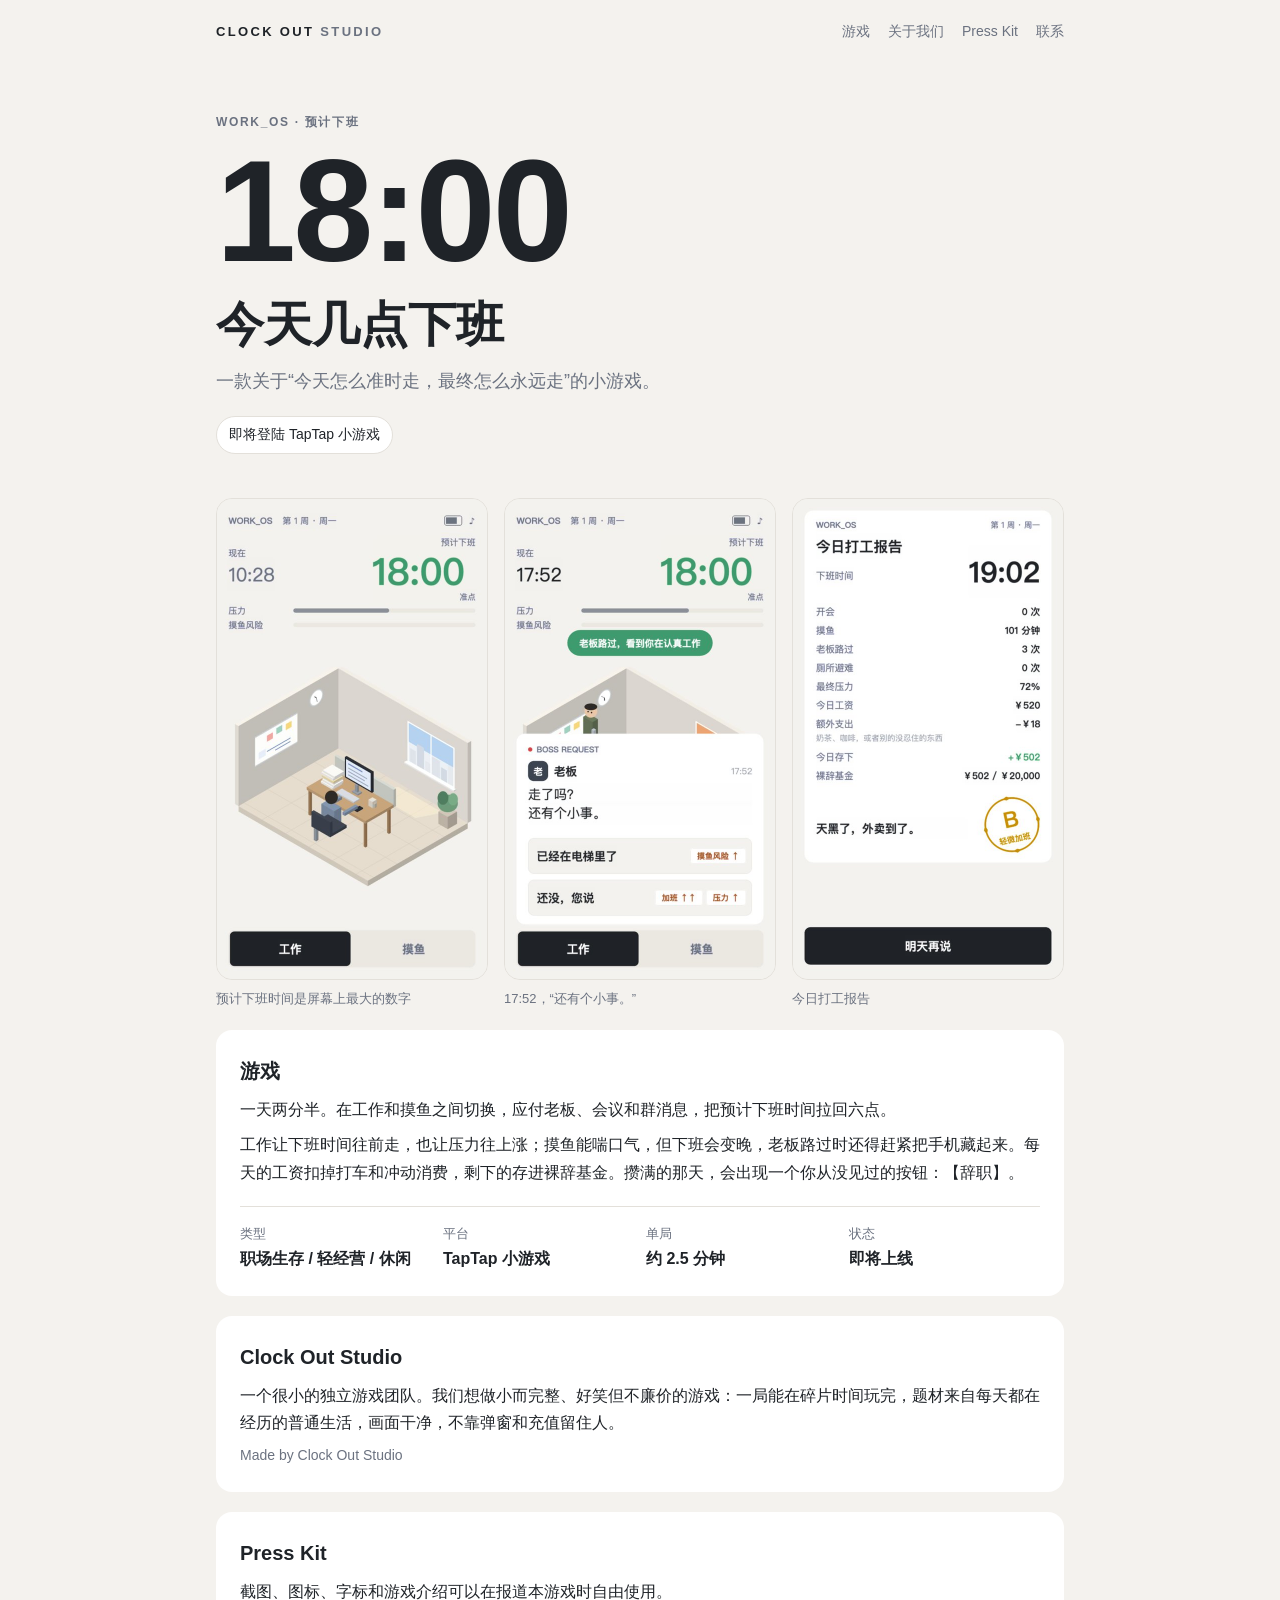
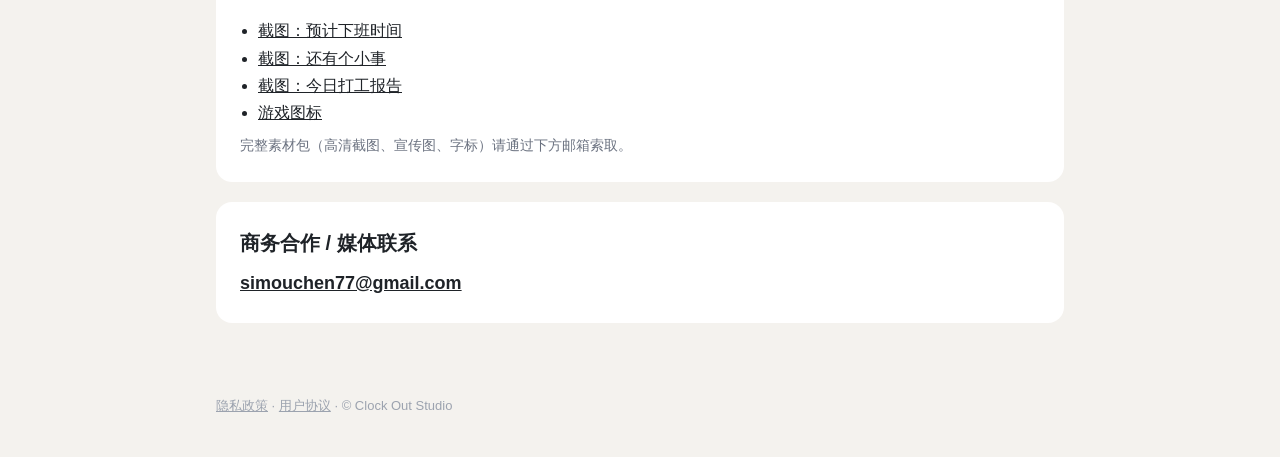
<file: index.html>
<!doctype html>
<html lang="zh-CN">
<head>
  <meta charset="utf-8">
  <meta name="viewport" content="width=device-width, initial-scale=1">
  <title>今天几点下班 · Clock Out Studio</title>
  <meta name="description" content="《今天几点下班》：一款关于“今天怎么准时走，最终怎么永远走”的小游戏。Clock Out Studio 出品。">
  <link rel="icon" href="assets/icon-512.png">
  <link rel="stylesheet" href="styles.css">
</head>
<body>
  <header class="bar">
    <span class="wordmark"><b>CLOCK OUT</b><span>STUDIO</span></span>
    <nav>
      <a href="#game">游戏</a>
      <a href="#studio">关于我们</a>
      <a href="#press">Press Kit</a>
      <a href="#contact">联系</a>
    </nav>
  </header>

  <main>
    <section class="hero">
      <p class="eyebrow">WORK_OS · 预计下班</p>
      <p class="clock">18:00</p>
      <h1>今天几点下班</h1>
      <p class="lede">一款关于“今天怎么准时走，最终怎么永远走”的小游戏。</p>
      <p class="status">即将登陆 TapTap 小游戏</p>
    </section>

    <section class="shots" aria-label="游戏截图">
      <figure><img src="assets/01-gameplay-forecast.jpg" alt="上午在工作，预计下班 18:00" width="540" height="960" loading="lazy"><figcaption>预计下班时间是屏幕上最大的数字</figcaption></figure>
      <figure><img src="assets/02-boss-one-more-thing.jpg" alt="17:52，老板：走了吗？还有个小事。" width="540" height="960" loading="lazy"><figcaption>17:52，“还有个小事。”</figcaption></figure>
      <figure><img src="assets/05-daily-report.jpg" alt="今日打工报告和评级印章" width="540" height="960" loading="lazy"><figcaption>今日打工报告</figcaption></figure>
    </section>

    <section id="game" class="card">
      <h2>游戏</h2>
      <p>一天两分半。在工作和摸鱼之间切换，应付老板、会议和群消息，把预计下班时间拉回六点。</p>
      <p>工作让下班时间往前走，也让压力往上涨；摸鱼能喘口气，但下班会变晚，老板路过时还得赶紧把手机藏起来。每天的工资扣掉打车和冲动消费，剩下的存进裸辞基金。攒满的那天，会出现一个你从没见过的按钮：【辞职】。</p>
      <dl class="facts">
        <div><dt>类型</dt><dd>职场生存 / 轻经营 / 休闲</dd></div>
        <div><dt>平台</dt><dd>TapTap 小游戏</dd></div>
        <div><dt>单局</dt><dd>约 2.5 分钟</dd></div>
        <div><dt>状态</dt><dd>即将上线</dd></div>
      </dl>
    </section>

    <section id="studio" class="card">
      <h2>Clock Out Studio</h2>
      <p>一个很小的独立游戏团队。我们想做小而完整、好笑但不廉价的游戏：一局能在碎片时间玩完，题材来自每天都在经历的普通生活，画面干净，不靠弹窗和充值留住人。</p>
      <p class="muted">Made by Clock Out Studio</p>
    </section>

    <section id="press" class="card">
      <h2>Press Kit</h2>
      <p>截图、图标、字标和游戏介绍可以在报道本游戏时自由使用。</p>
      <ul class="links">
        <li><a href="assets/01-gameplay-forecast.jpg">截图：预计下班时间</a></li>
        <li><a href="assets/02-boss-one-more-thing.jpg">截图：还有个小事</a></li>
        <li><a href="assets/05-daily-report.jpg">截图：今日打工报告</a></li>
        <li><a href="assets/icon-512.png">游戏图标</a></li>
      </ul>
      <p class="muted">完整素材包（高清截图、宣传图、字标）请通过下方邮箱索取。</p>
    </section>

    <section id="contact" class="card">
      <h2>商务合作 / 媒体联系</h2>
      <p><a class="mail" href="mailto:simouchen77@gmail.com">simouchen77@gmail.com</a></p>
    </section>
  </main>

  <footer class="foot"><a href="privacy.html">隐私政策</a> · <a href="terms.html">用户协议</a> · © Clock Out Studio</footer>
</body>
</html>
</file>
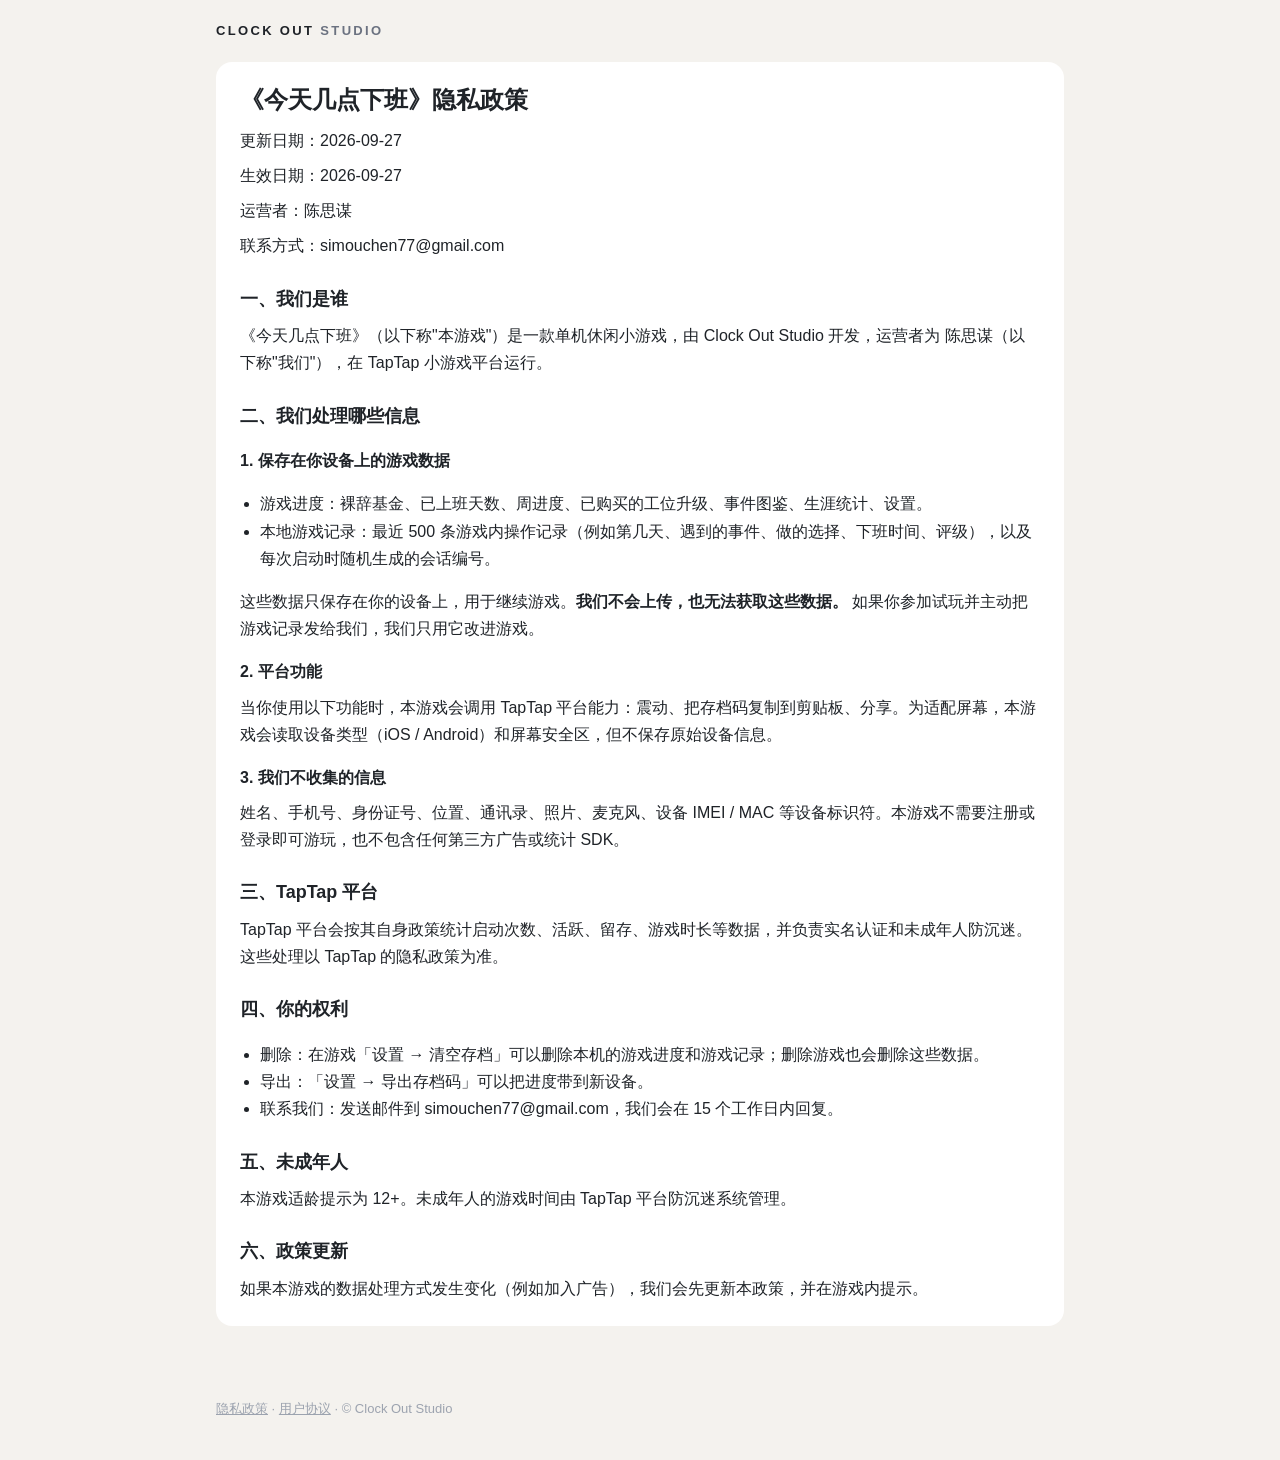
<file: privacy.html>
<!doctype html>
<html lang="zh-CN">
<head>
  <meta charset="utf-8">
  <meta name="viewport" content="width=device-width, initial-scale=1">
  <title>隐私政策 · 今天几点下班</title>
  <link rel="icon" href="assets/icon-512.png">
  <link rel="stylesheet" href="styles.css">
</head>
<body>
  <header class="bar">
    <a class="wordmark" href="index.html"><b>CLOCK OUT</b><span>STUDIO</span></a>
  </header>
  <main><article class="card legal">
<h1>《今天几点下班》隐私政策</h1>
<p>更新日期：2026-09-27</p>
<p>生效日期：2026-09-27</p>
<p>运营者：陈思谋</p>
<p>联系方式：simouchen77@gmail.com</p>
<h2>一、我们是谁</h2>
<p>《今天几点下班》（以下称"本游戏"）是一款单机休闲小游戏，由 Clock Out Studio 开发，运营者为 陈思谋（以下称"我们"），在 TapTap 小游戏平台运行。</p>
<h2>二、我们处理哪些信息</h2>
<h3>1. 保存在你设备上的游戏数据</h3>
<ul>
<li>游戏进度：裸辞基金、已上班天数、周进度、已购买的工位升级、事件图鉴、生涯统计、设置。</li>
<li>本地游戏记录：最近 500 条游戏内操作记录（例如第几天、遇到的事件、做的选择、下班时间、评级），以及每次启动时随机生成的会话编号。</li>
</ul>
<p>这些数据只保存在你的设备上，用于继续游戏。<b>我们不会上传，也无法获取这些数据。</b> 如果你参加试玩并主动把游戏记录发给我们，我们只用它改进游戏。</p>
<h3>2. 平台功能</h3>
<p>当你使用以下功能时，本游戏会调用 TapTap 平台能力：震动、把存档码复制到剪贴板、分享。为适配屏幕，本游戏会读取设备类型（iOS / Android）和屏幕安全区，但不保存原始设备信息。</p>
<h3>3. 我们不收集的信息</h3>
<p>姓名、手机号、身份证号、位置、通讯录、照片、麦克风、设备 IMEI / MAC 等设备标识符。本游戏不需要注册或登录即可游玩，也不包含任何第三方广告或统计 SDK。</p>
<h2>三、TapTap 平台</h2>
<p>TapTap 平台会按其自身政策统计启动次数、活跃、留存、游戏时长等数据，并负责实名认证和未成年人防沉迷。这些处理以 TapTap 的隐私政策为准。</p>
<h2>四、你的权利</h2>
<ul>
<li>删除：在游戏「设置 → 清空存档」可以删除本机的游戏进度和游戏记录；删除游戏也会删除这些数据。</li>
<li>导出：「设置 → 导出存档码」可以把进度带到新设备。</li>
<li>联系我们：发送邮件到 simouchen77@gmail.com，我们会在 15 个工作日内回复。</li>
</ul>
<h2>五、未成年人</h2>
<p>本游戏适龄提示为 12+。未成年人的游戏时间由 TapTap 平台防沉迷系统管理。</p>
<h2>六、政策更新</h2>
<p>如果本游戏的数据处理方式发生变化（例如加入广告），我们会先更新本政策，并在游戏内提示。</p>
  </article></main>
  <footer class="foot"><a href="privacy.html">隐私政策</a> · <a href="terms.html">用户协议</a> · © Clock Out Studio</footer>
</body>
</html>
</file>
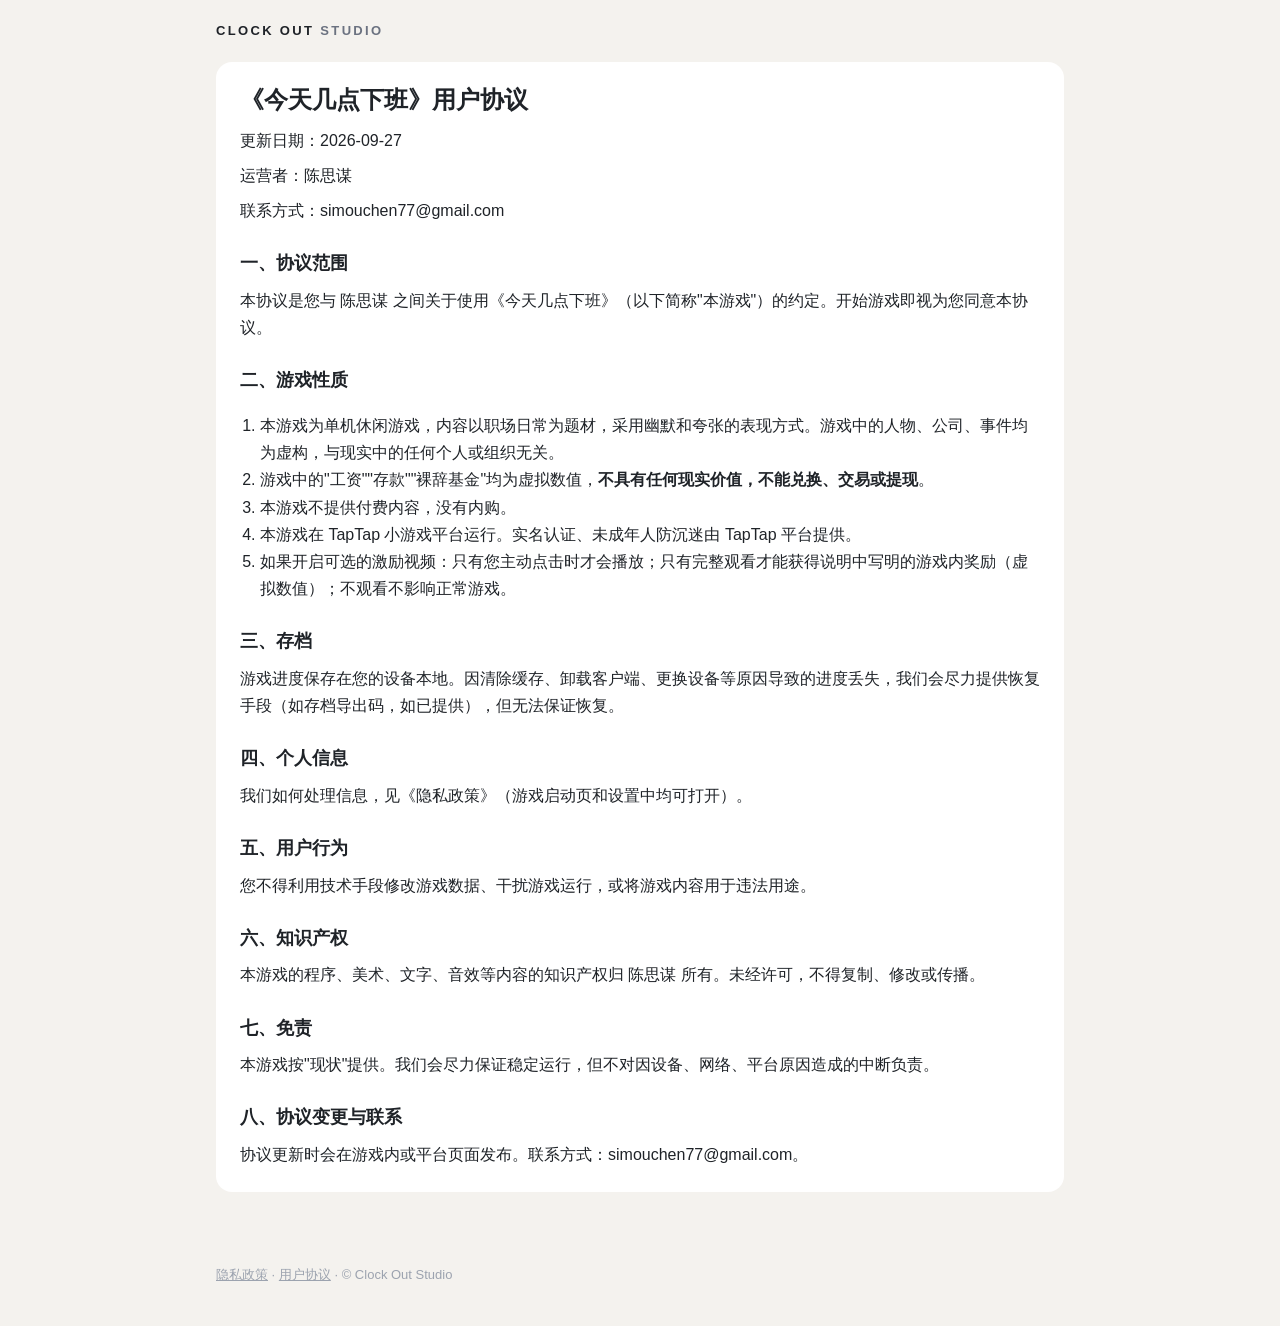
<file: terms.html>
<!doctype html>
<html lang="zh-CN">
<head>
  <meta charset="utf-8">
  <meta name="viewport" content="width=device-width, initial-scale=1">
  <title>用户协议 · 今天几点下班</title>
  <link rel="icon" href="assets/icon-512.png">
  <link rel="stylesheet" href="styles.css">
</head>
<body>
  <header class="bar">
    <a class="wordmark" href="index.html"><b>CLOCK OUT</b><span>STUDIO</span></a>
  </header>
  <main><article class="card legal">
<h1>《今天几点下班》用户协议</h1>
<p>更新日期：2026-09-27</p>
<p>运营者：陈思谋</p>
<p>联系方式：simouchen77@gmail.com</p>
<h2>一、协议范围</h2>
<p>本协议是您与 陈思谋 之间关于使用《今天几点下班》（以下简称"本游戏"）的约定。开始游戏即视为您同意本协议。</p>
<h2>二、游戏性质</h2>
<ol>
<li>本游戏为单机休闲游戏，内容以职场日常为题材，采用幽默和夸张的表现方式。游戏中的人物、公司、事件均为虚构，与现实中的任何个人或组织无关。</li>
<li>游戏中的"工资""存款""裸辞基金"均为虚拟数值，<b>不具有任何现实价值，不能兑换、交易或提现</b>。</li>
<li>本游戏不提供付费内容，没有内购。</li>
<li>本游戏在 TapTap 小游戏平台运行。实名认证、未成年人防沉迷由 TapTap 平台提供。</li>
<li>如果开启可选的激励视频：只有您主动点击时才会播放；只有完整观看才能获得说明中写明的游戏内奖励（虚拟数值）；不观看不影响正常游戏。</li>
</ol>
<h2>三、存档</h2>
<p>游戏进度保存在您的设备本地。因清除缓存、卸载客户端、更换设备等原因导致的进度丢失，我们会尽力提供恢复手段（如存档导出码，如已提供），但无法保证恢复。</p>
<h2>四、个人信息</h2>
<p>我们如何处理信息，见《隐私政策》（游戏启动页和设置中均可打开）。</p>
<h2>五、用户行为</h2>
<p>您不得利用技术手段修改游戏数据、干扰游戏运行，或将游戏内容用于违法用途。</p>
<h2>六、知识产权</h2>
<p>本游戏的程序、美术、文字、音效等内容的知识产权归 陈思谋 所有。未经许可，不得复制、修改或传播。</p>
<h2>七、免责</h2>
<p>本游戏按"现状"提供。我们会尽力保证稳定运行，但不对因设备、网络、平台原因造成的中断负责。</p>
<h2>八、协议变更与联系</h2>
<p>协议更新时会在游戏内或平台页面发布。联系方式：simouchen77@gmail.com。</p>
  </article></main>
  <footer class="foot"><a href="privacy.html">隐私政策</a> · <a href="terms.html">用户协议</a> · © Clock Out Studio</footer>
</body>
</html>
</file>
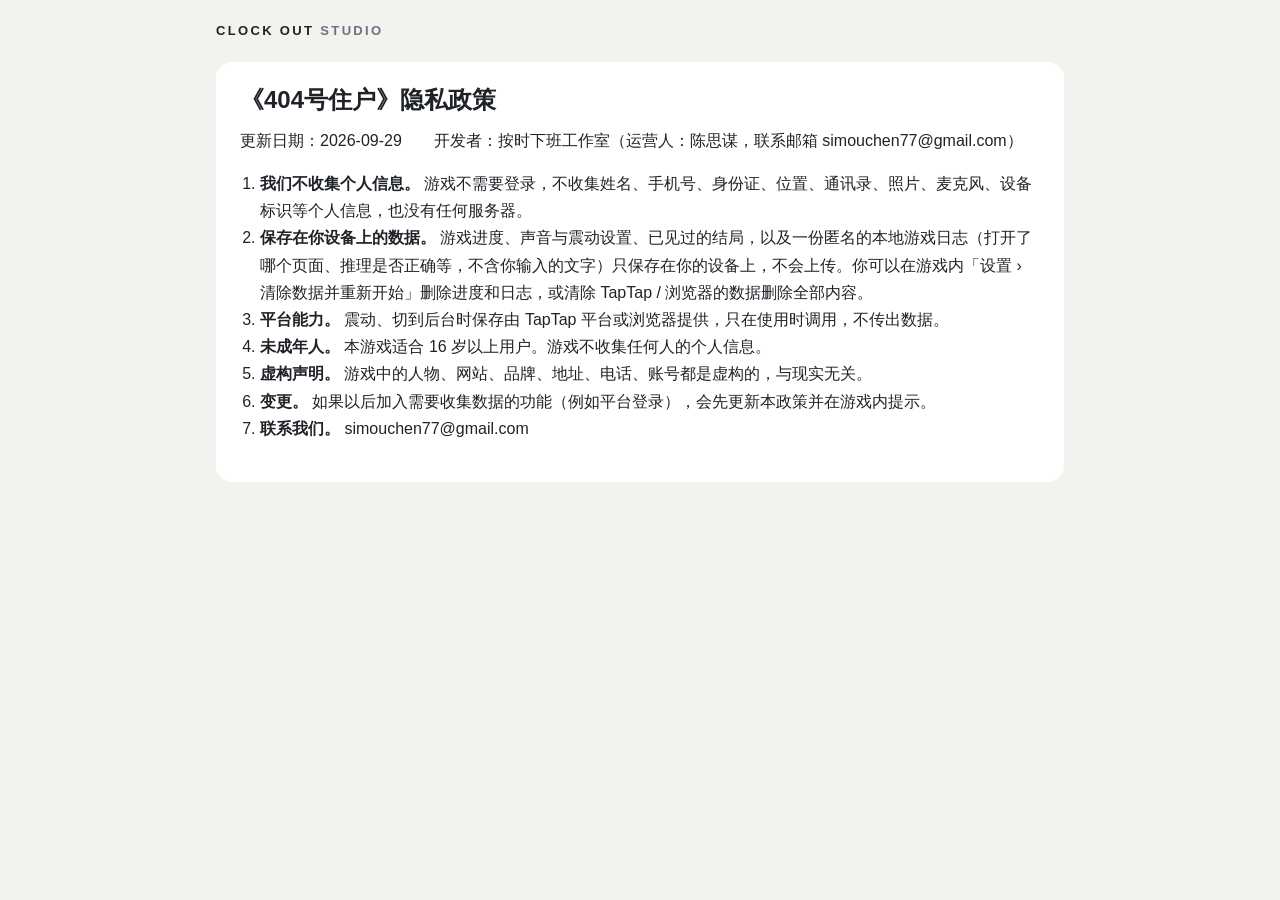
<file: room-404/privacy.html>
<!doctype html>
<html lang="zh-CN">
<head>
  <meta charset="utf-8">
  <meta name="viewport" content="width=device-width, initial-scale=1">
  <title>隐私政策 · 404号住户</title>
  <link rel="icon" href="../assets/icon-512.png">
  <link rel="stylesheet" href="../styles.css">
</head>
<body>
  <header class="bar">
    <a class="wordmark" href="../index.html"><b>CLOCK OUT</b><span>STUDIO</span></a>
  </header>
  <main><article class="card legal">
<h1>《404号住户》隐私政策</h1>
<p>更新日期：2026-09-29　　开发者：按时下班工作室（运营人：陈思谋，联系邮箱 simouchen77@gmail.com）</p>
<ol>
<li><b>我们不收集个人信息。</b> 游戏不需要登录，不收集姓名、手机号、身份证、位置、通讯录、照片、麦克风、设备标识等个人信息，也没有任何服务器。</li>
<li><b>保存在你设备上的数据。</b> 游戏进度、声音与震动设置、已见过的结局，以及一份匿名的本地游戏日志（打开了哪个页面、推理是否正确等，不含你输入的文字）只保存在你的设备上，不会上传。你可以在游戏内「设置 › 清除数据并重新开始」删除进度和日志，或清除 TapTap / 浏览器的数据删除全部内容。</li>
<li><b>平台能力。</b> 震动、切到后台时保存由 TapTap 平台或浏览器提供，只在使用时调用，不传出数据。</li>
<li><b>未成年人。</b> 本游戏适合 16 岁以上用户。游戏不收集任何人的个人信息。</li>
<li><b>虚构声明。</b> 游戏中的人物、网站、品牌、地址、电话、账号都是虚构的，与现实无关。</li>
<li><b>变更。</b> 如果以后加入需要收集数据的功能（例如平台登录），会先更新本政策并在游戏内提示。</li>
<li><b>联系我们。</b> simouchen77@gmail.com</li>
</ol>
  </article></main>
</body>
</html>
</file>
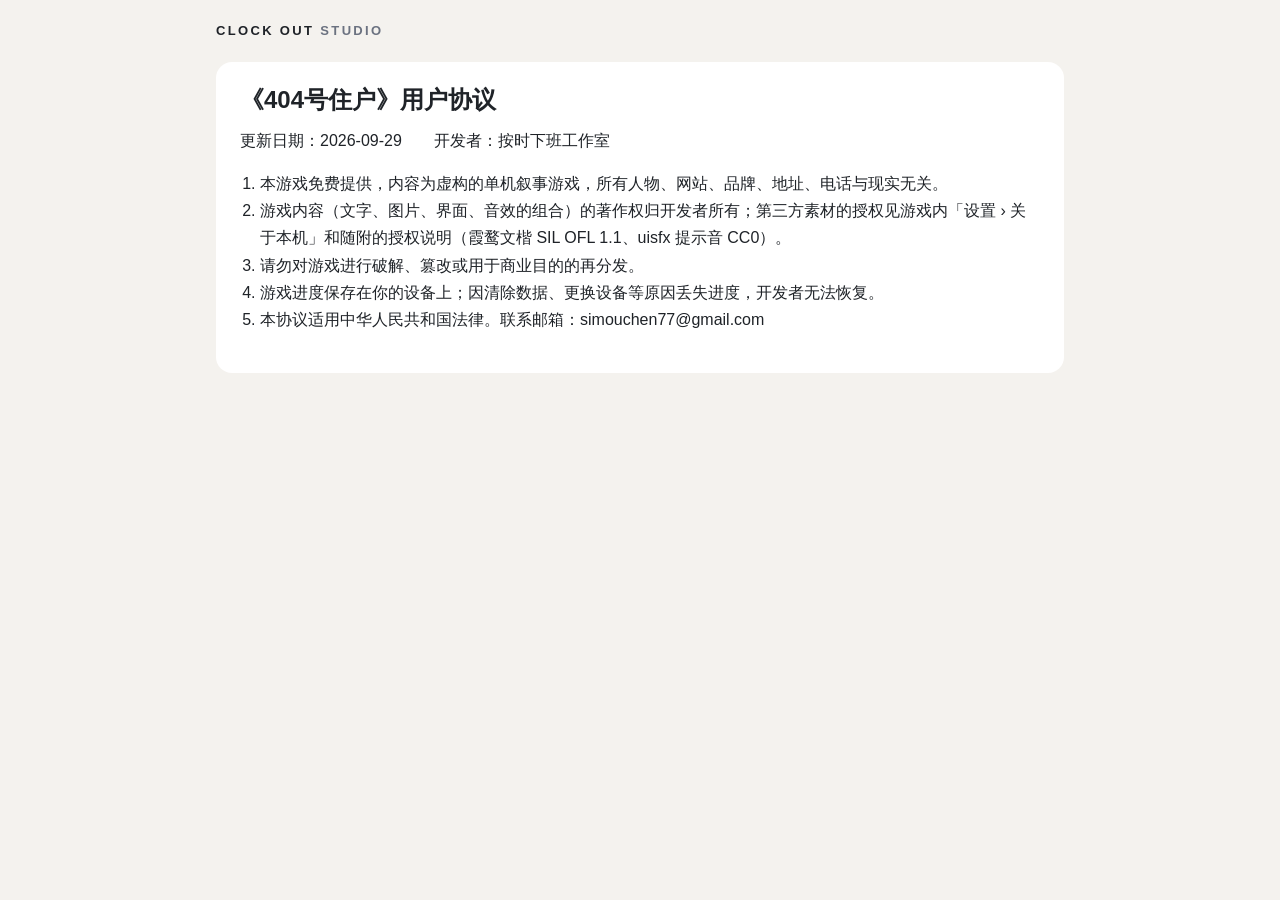
<file: room-404/terms.html>
<!doctype html>
<html lang="zh-CN">
<head>
  <meta charset="utf-8">
  <meta name="viewport" content="width=device-width, initial-scale=1">
  <title>用户协议 · 404号住户</title>
  <link rel="icon" href="../assets/icon-512.png">
  <link rel="stylesheet" href="../styles.css">
</head>
<body>
  <header class="bar">
    <a class="wordmark" href="../index.html"><b>CLOCK OUT</b><span>STUDIO</span></a>
  </header>
  <main><article class="card legal">
<h1>《404号住户》用户协议</h1>
<p>更新日期：2026-09-29　　开发者：按时下班工作室</p>
<ol>
<li>本游戏免费提供，内容为虚构的单机叙事游戏，所有人物、网站、品牌、地址、电话与现实无关。</li>
<li>游戏内容（文字、图片、界面、音效的组合）的著作权归开发者所有；第三方素材的授权见游戏内「设置 › 关于本机」和随附的授权说明（霞鹜文楷 SIL OFL 1.1、uisfx 提示音 CC0）。</li>
<li>请勿对游戏进行破解、篡改或用于商业目的的再分发。</li>
<li>游戏进度保存在你的设备上；因清除数据、更换设备等原因丢失进度，开发者无法恢复。</li>
<li>本协议适用中华人民共和国法律。联系邮箱：simouchen77@gmail.com</li>
</ol>
  </article></main>
</body>
</html>
</file>
<file: styles.css>
/* WORK_OS tokens, same as the game (src/web/styles.css, docs/brand/STUDIO.md). */
:root {
  --bg: #f4f2ee;
  --surface: #ffffff;
  --sunk: #ebe8e2;
  --ink: #1f2328;
  --muted: #6b7280;
  --faint: #9ca3af;
  --line: #e3e0da;
  --calm: #3e9b6e;
  --radius: 16px;
  --font: -apple-system, 'PingFang SC', 'Hiragino Sans GB', 'Noto Sans CJK SC', 'Microsoft YaHei', sans-serif;
}

* { box-sizing: border-box; }
html { background: var(--bg); }
body {
  margin: 0;
  background: var(--bg);
  color: var(--ink);
  font: 16px/1.7 var(--font);
  font-variant-numeric: tabular-nums;
}
a { color: var(--ink); }

.bar {
  max-width: 880px;
  margin: 0 auto;
  padding: 20px 16px;
  display: flex;
  flex-wrap: wrap;
  gap: 12px 24px;
  align-items: center;
  justify-content: space-between;
}
.wordmark { display: inline-flex; gap: 6px; align-items: baseline; font-size: 13px; letter-spacing: 0.18em; }
.wordmark b { font-weight: 800; }
.wordmark span { color: var(--muted); font-weight: 600; }
nav { display: flex; gap: 18px; font-size: 14px; }
nav a { color: var(--muted); text-decoration: none; }
nav a:hover { color: var(--ink); }

main { max-width: 880px; margin: 0 auto; padding: 0 16px 48px; display: grid; gap: 20px; }

.hero { padding: 48px 0 24px; }
.eyebrow { margin: 0; color: var(--muted); font-size: 12px; font-weight: 700; letter-spacing: 0.14em; }
.clock { margin: 8px 0 0; font-size: clamp(72px, 18vw, 144px); font-weight: 800; line-height: 1; letter-spacing: -0.02em; }
h1 { margin: 12px 0 0; font-size: clamp(32px, 7vw, 48px); line-height: 1.2; }
.lede { margin: 12px 0 0; color: var(--muted); font-size: 18px; }
.status { display: inline-block; margin: 20px 0 0; padding: 6px 12px; border: 1px solid var(--line); border-radius: 999px; background: var(--surface); font-size: 14px; }

.shots { display: grid; grid-template-columns: repeat(3, minmax(0, 1fr)); gap: 16px; }
.shots figure { margin: 0; }
.shots img { display: block; width: 100%; height: auto; border-radius: var(--radius); border: 1px solid var(--line); background: var(--surface); }
.shots figcaption { margin-top: 8px; color: var(--muted); font-size: 13px; }

.card { background: var(--surface); border-radius: var(--radius); padding: 24px; }
.card h2 { margin: 0 0 8px; font-size: 20px; }
.card p { margin: 8px 0 0; }
.muted { color: var(--muted); font-size: 14px; }
.facts { display: grid; grid-template-columns: repeat(auto-fit, minmax(160px, 1fr)); gap: 12px; margin: 20px 0 0; padding: 16px 0 0; border-top: 1px solid var(--line); }
.facts dt { color: var(--muted); font-size: 13px; }
.facts dd { margin: 0; font-weight: 600; }
.links { margin: 12px 0 0; padding-left: 18px; }
.mail { font-size: 18px; font-weight: 600; word-break: break-all; }

.foot { max-width: 880px; margin: 0 auto; padding: 24px 16px 40px; color: var(--faint); font-size: 13px; }

@media (max-width: 640px) {
  .shots { grid-template-columns: 1fr; }
  .shots figure { max-width: 360px; }
  .hero { padding-top: 24px; }
}

.legal h1 { font-size: 24px; margin: 0 0 12px; }
.legal h2 { font-size: 18px; margin: 24px 0 4px; }
.legal h3 { font-size: 16px; margin: 16px 0 4px; }
.legal ul, .legal ol { padding-left: 20px; }
.legal blockquote { margin: 8px 0; color: var(--muted); }
.foot a { color: var(--faint); }
a.wordmark { color: inherit; text-decoration: none; }
</file>
